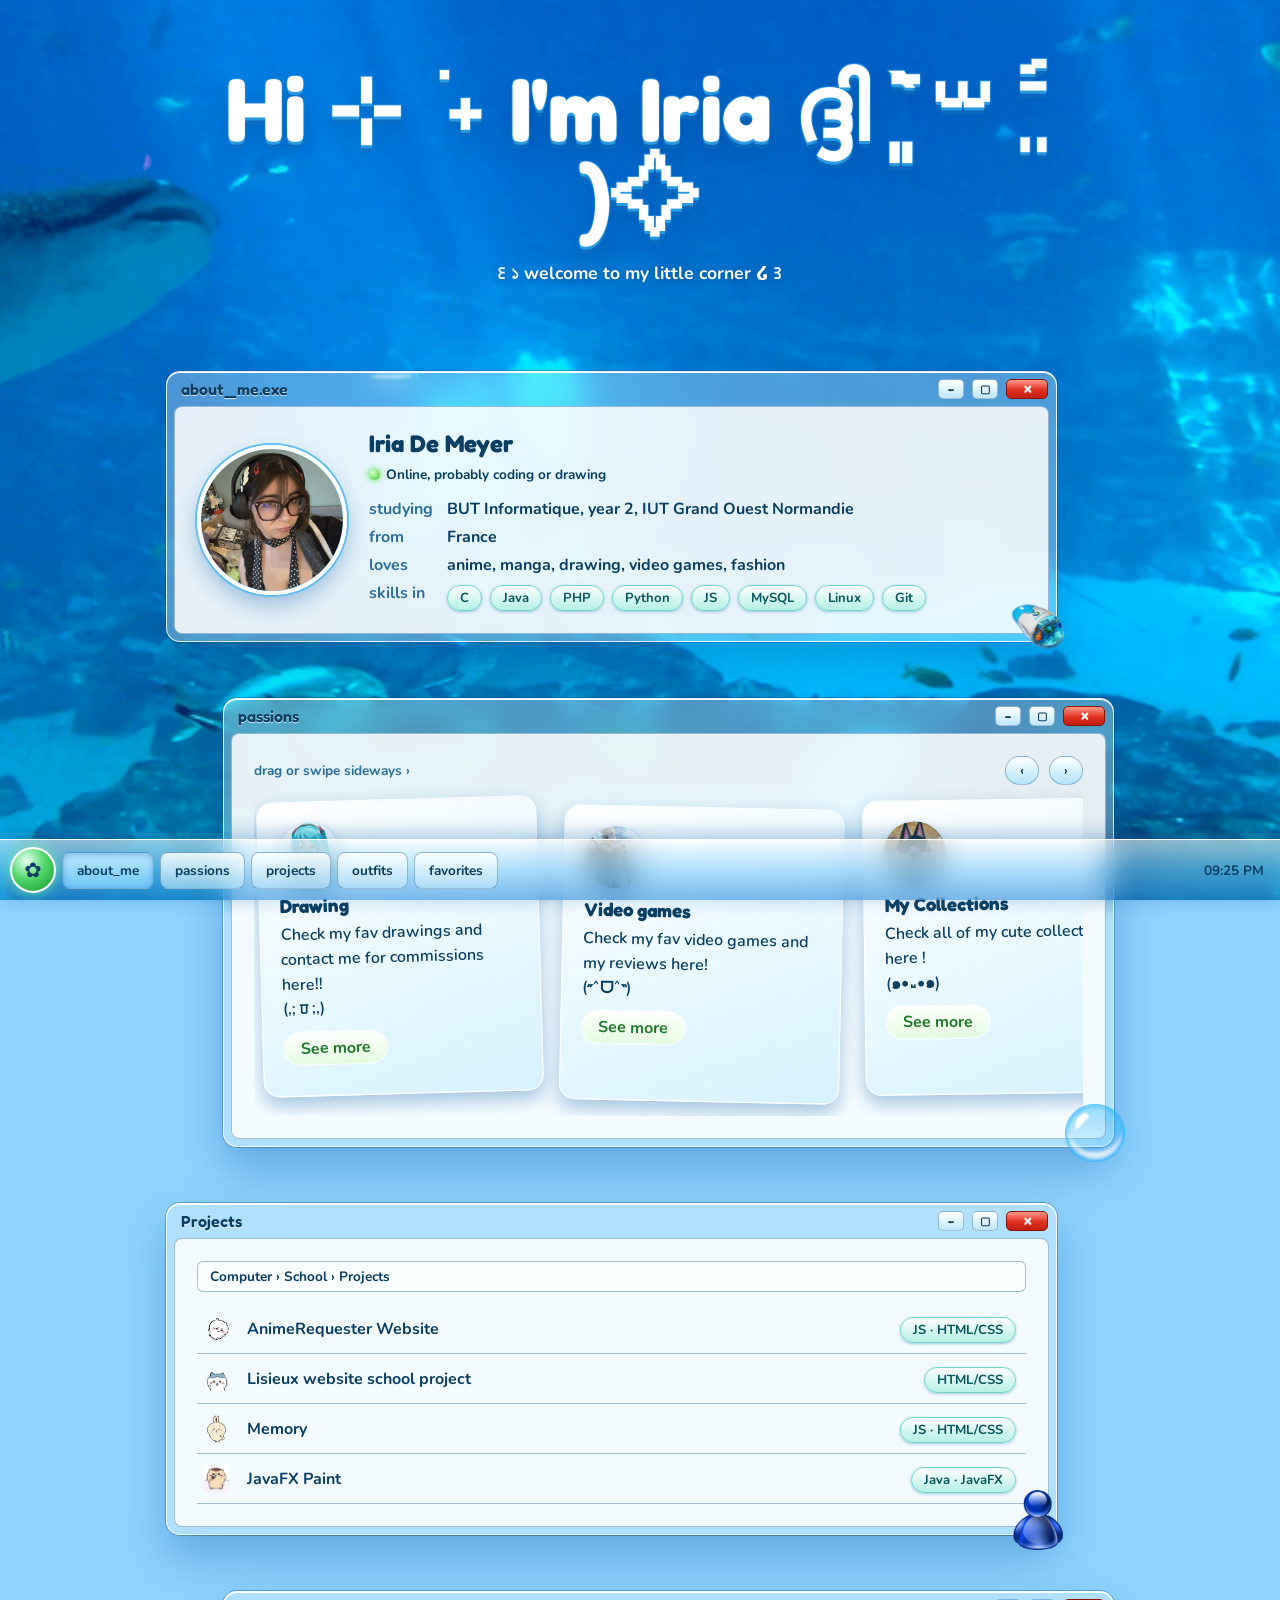
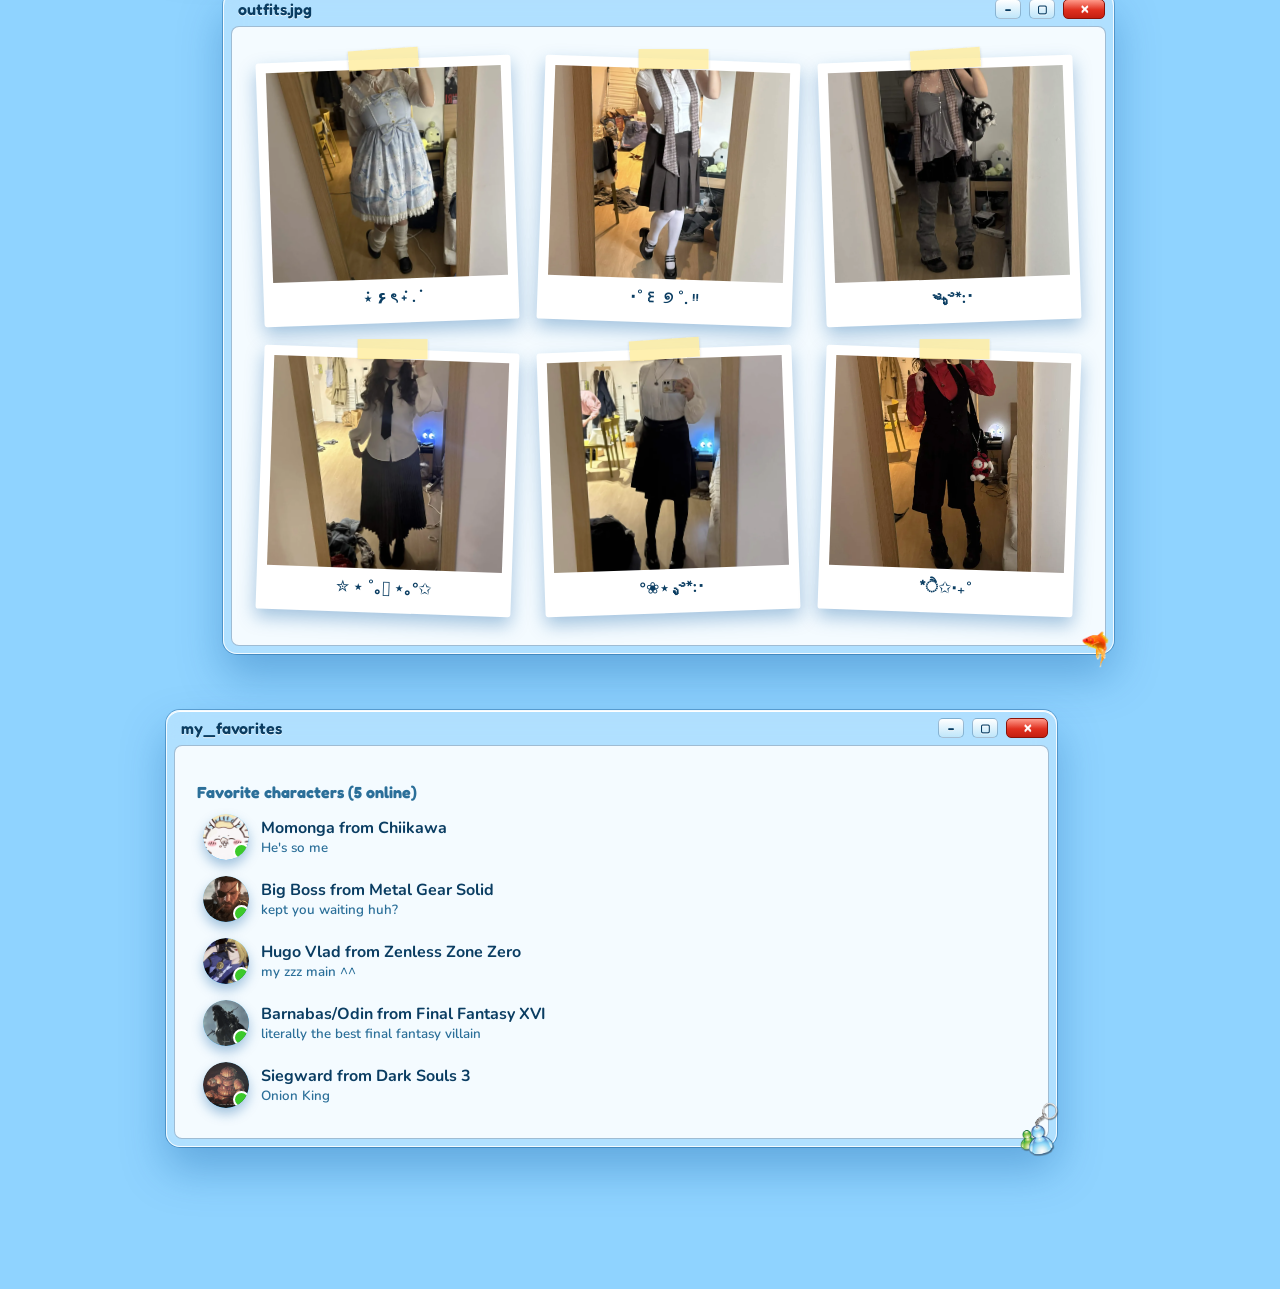
<file: index.html>
<!doctype html>
<html lang="en">
	<head>
		<meta charset="utf-8" />
		<meta name="viewport" content="width=device-width, initial-scale=1, viewport-fit=cover" />
		<title>Iria De Meyer ⊹ my corner of the internet</title>
		<link
			href="https://fonts.googleapis.com/css2?family=Fredoka:wght@500;600;700&family=Nunito:wght@500;700;800&display=swap"
			rel="stylesheet"
		/>
		<link rel="stylesheet" href="style.css" />
		<link rel="shortcut icon" href="pouassonbon.png" type="image/x-icon" />
	</head>
	<body>
		<main>
			<header class="hero" id="top">
				<h1>Hi ⊹ ࣪ ˖ I'm Iria ദ്ദി ˉ͈̀꒳ˉ͈́ )✧</h1>
				<p>꒰১ welcome to my little corner ໒꒱</p>
			</header>

			<section class="window left" id="about" aria-labelledby="t1">
				<div class="titlebar">
					<span id="t1">about_me.exe</span>
					<b>–</b>
					<b>▢</b>
					<b>✕</b>
				</div>
				<div class="window-body profile">
					<div class="avatar">
						<img src="testimage/moua.png" alt="Photomoi" />
					</div>
					<div>
						<h2>Iria De Meyer</h2>
						<div class="status">Online, probably coding or drawing</div>
						<dl>
							<dt>studying</dt>
							<dd>BUT Informatique, year 2, IUT Grand Ouest Normandie</dd>
							<dt>from</dt>
							<dd>France</dd>
							<dt>loves</dt>
							<dd>anime, manga, drawing, video games, fashion</dd>
							<dt>skills in</dt>
							<dd>
								<span class="chip">C</span>
								<span class="chip">Java</span>
								<span class="chip">PHP</span>
								<span class="chip">Python</span>
								<span class="chip">JS</span>
								<span class="chip">MySQL</span>
								<span class="chip">Linux</span>
								<span class="chip">Git</span>
							</dd>
						</dl>
					</div>
				</div>
				<img class="pin" src="testimage/sourisfru.png" alt="" />
			</section>

			<section class="window right" id="passions" aria-labelledby="t2">
				<div class="titlebar">
					<span id="t2">passions</span>
					<b>–</b>
					<b>▢</b>
					<b>✕</b>
				</div>
				<div class="window-body">
					<div class="carousel-hint">
						<span>drag or swipe sideways ›</span>
						<span>
							<button data-d="-1" aria-label="Previous">‹</button>
							<button data-d="1" aria-label="Next">›</button>
						</span>
					</div>
					<div class="carousel" id="carousel">
						<div>
							<div class="bubble"><img src="testimage/miku.gif" alt="Miku" /></div>
							<h3>Drawing</h3>
							<p>
								Check my fav drawings and contact me for commissions here!!
								<br />
								(,; ⩌ ;,)
							</p>
							<a class="btn" href="dessin.html">See more</a>
						</div>
						<div>
							<div class="bubble"><img src="testimage/raiden.gif" alt="Raiden" /></div>
							<h3>Video games</h3>
							<p>
								Check my fav video games and my reviews here!
								<br />
								(˶ˆᗜˆ˵)
							</p>
							<a class="btn" href="jeux.html">See more</a>
						</div>
						<div>
							<div class="bubble"><img src="testimage/ac.gif" alt="ac" /></div>
							<h3>My Collections</h3>
							<p>
								Check all of my cute collections here !
								<br />
								(๑•᎑•๑)
							</p>
							<a class="btn" href="collections.html">See more</a>
						</div>
						<div>
							<div class="bubble"><img src="testimage/momonga1.gif" alt="Momonga" /></div>
							<h3>Manga / Anime</h3>
							<p>
								Check my favorites animes and mangas here!
								<br />
								(˶˃ ᵕ ˂˶) .ᐟ.ᐟ
							</p>
							<a class="btn" href="manga.html">See more</a>
						</div>
					</div>
				</div>
				<img class="pin" src="testimage/bouble.png" alt="" />
			</section>

			<section class="window left" id="projects" aria-labelledby="t3">
				<div class="titlebar">
					<span id="t3">Projects</span>
					<b>–</b>
					<b>▢</b>
					<b>✕</b>
				</div>
				<div class="window-body">
					<div class="address-bar"><span>Computer › School › Projects</span></div>
					<details>
						<summary>
							<span class="icon"><img src="testimage/chiikawa.gif" alt="chiikawa" /></span>
							<b>AnimeRequester Website</b>
							<span class="chip">JS · HTML/CSS</span>
						</summary>
						<p>
							<a href="https://paulmunoz14.github.io/Anime-Requester/" target="_blank" rel="noreferrer">
								Link to visit the website!
							</a>
						</p>
					</details>
					<details>
						<summary>
							<span class="icon"><img src="testimage/hachiware.gif" alt="hachiware" /></span>
							<b>Lisieux website school project</b>
							<span class="chip">HTML/CSS</span>
						</summary>
						<p>
							<a href="https://m0mong4.github.io/SAE_Lisieux/" target="_blank" rel="noreferrer">
								Link to visit the website!
							</a>
						</p>
					</details>
					<details>
						<summary>
							<span class="icon"><img src="testimage/usagi.gif" alt="usagi" /></span>
							<b>Memory</b>
							<span class="chip">JS · HTML/CSS</span>
						</summary>
						<p>
							<a href="https://m0mong4.github.io/js-memory-game/" target="_blank" rel="noreferrer">
								Link to play the game !
							</a>
						</p>
					</details>
					<details>
						<summary>
							<span class="icon"><img src="testimage/kurimanju.gif" alt="kurimanju" /></span>
							<b>JavaFX Paint</b>
							<span class="chip">Java · JavaFX</span>
						</summary>
						<p>
							<a href="https://github.com/m0mong4/Gribouille" target="_blank" rel="noreferrer">
								Link to the GitHub repesitory!
							</a>
						</p>
					</details>
				</div>
				<img class="pin" src="testimage/frutigericon.png" alt="" />
			</section>

			<section class="window right" id="outfits" aria-labelledby="t4">
				<div class="titlebar">
					<span id="t4">outfits.jpg</span>
					<b>–</b>
					<b>▢</b>
					<b>✕</b>
				</div>
				<div class="window-body">
					<div class="polaroids">
						<div class="polaroid">
							<div class="photo">
								<img class="photo" src="testimage/outfit1.png" alt="Outfit 1" />
							</div>
							݁⋆ ۶ ৎ ݁˖ . ݁
						</div>
						<div class="polaroid">
							<div class="photo">
								<img class="photo" src="testimage/outfit2.png" alt="Outfit 2" />
							</div>
							‧˚꒰ ୭ ˚. ᵎᵎ
						</div>
						<div class="polaroid">
							<div class="photo">
								<img class="photo" src="testimage/outfit3.png" alt="Outfit 3" />
							</div>
							༄˖ೃ࿔*:･
						</div>
						<div class="polaroid">
							<div class="photo">
								<img class="photo" src="testimage/outfit4.png" alt="Outfit 4" />
							</div>
							✮ ⋆ ˚｡𖦹 ⋆｡°✩
						</div>
						<div class="polaroid">
							<div class="photo">
								<img class="photo" src="testimage/outfit5.png" alt="Outfit 5" />
							</div>
							°❀⋆.ೃ࿔*:･
						</div>
						<div class="polaroid">
							<div class="photo">
								<img class="photo" src="testimage/outfit6.png" alt="Outfit 6" />
							</div>
							*ੈ✩‧₊˚
						</div>
					</div>
				</div>
				<img class="pin" src="testimage/pouassonbon.png" alt="" />
			</section>

			<section class="window left" id="faves" aria-labelledby="t5">
				<div class="titlebar">
					<span id="t5">my_favorites</span>
					<b>–</b>
					<b>▢</b>
					<b>✕</b>
				</div>
				<div class="window-body">
					<div class="group-title">Favorite characters (5 online)</div>
					<div class="character">
						<div class="bubble"><img src="testimage/momonga2.gif" alt="Momonga" /></div>
						<div>
							Momonga from Chiikawa
							<small>He's so me</small>
						</div>
					</div>
					<div class="character">
						<div class="bubble"><img src="testimage/bigboss.gif" alt="Bigboss" /></div>
						<div>
							Big Boss from Metal Gear Solid
							<small>kept you waiting huh?</small>
						</div>
					</div>
					<div class="character">
						<div class="bubble"><img src="testimage/hugo.gif" alt="hugo" /></div>
						<div>
							Hugo Vlad from Zenless Zone Zero
							<small>my zzz main ^^</small>
						</div>
					</div>
					<div class="character">
						<div class="bubble"><img src="testimage/odin.gif" alt="odin" /></div>
						<div>
							Barnabas/Odin from Final Fantasy XVI
							<small>literally the best final fantasy villain</small>
						</div>
					</div>
					<div class="character">
						<div class="bubble"><img src="testimage/onion.gif" alt="onion" /></div>
						<div>
							Siegward from Dark Souls 3
							<small>Onion King</small>
						</div>
					</div>
				</div>
				<img class="pin" src="testimage/clef.png" alt="" />
			</section>
		</main>

		<div class="taskbar">
			<a class="start-button" href="#top" aria-label="Back to top">✿</a>
			<nav aria-label="Sections">
				<a class="taskbar-link" href="#about">about_me</a>
				<a class="taskbar-link" href="#passions">passions</a>
				<a class="taskbar-link" href="#projects">projects</a>
				<a class="taskbar-link" href="#outfits">outfits</a>
				<a class="taskbar-link" href="#faves">favorites</a>
			</nav>
			<span id="clock"></span>
		</div>

		<script src="script.js"></script>
	</body>
</html>
</file>
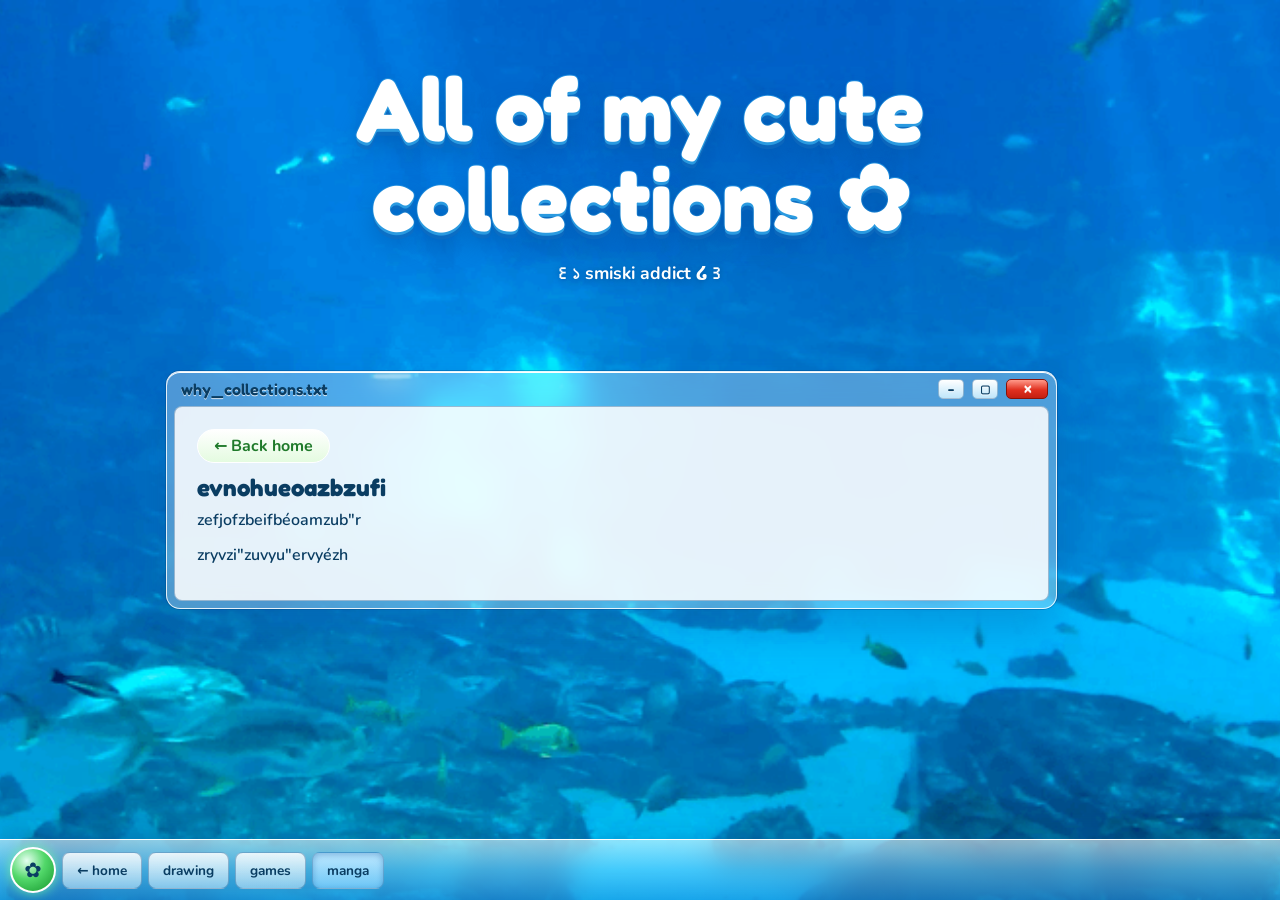
<file: collections.html>
<!doctype html>
<html lang="en">
	<head>
		<meta charset="utf-8" />
		<meta name="viewport" content="width=device-width, initial-scale=1, viewport-fit=cover" />
		<title>Collections ⊹ Iria De Meyer</title>
		<link
			href="https://fonts.googleapis.com/css2?family=Fredoka:wght@500;600;700&family=Nunito:wght@500;700;800&display=swap"
			rel="stylesheet"
		/>
		<link rel="stylesheet" href="style.css" />
	</head>
	<body>
		<main>
			<header class="hero" id="top">
				<h1>All of my cute collections ✿</h1>
				<p>꒰১ smiski addict ໒꒱</p>
			</header>

			<section class="window left show" aria-labelledby="t1">
				<div class="titlebar">
					<span id="t1">why_collections.txt</span>
					<b>–</b>
					<b>▢</b>
					<b>✕</b>
				</div>
				<div class="window-body">
					<a class="btn" href="index.html">← Back home</a>
					<h2>evnohueoazbzufi</h2>
					<p>zefjofzbeifbéoamzub"r</p>
					<p>zryvzi"zuvyu"ervyézh</p>
				</div>
			</section>
		</main>

		<div class="taskbar">
			<a class="start-button" href="index.html" aria-label="Back home">✿</a>
			<nav aria-label="Pages">
				<a class="taskbar-link" href="index.html">← home</a>
				<a class="taskbar-link" href="dessin.html">drawing</a>
				<a class="taskbar-link" href="jeux.html">games</a>
				<a class="taskbar-link active" href="manga.html">manga</a>
			</nav>
		</div>
	</body>
</html>
</file>
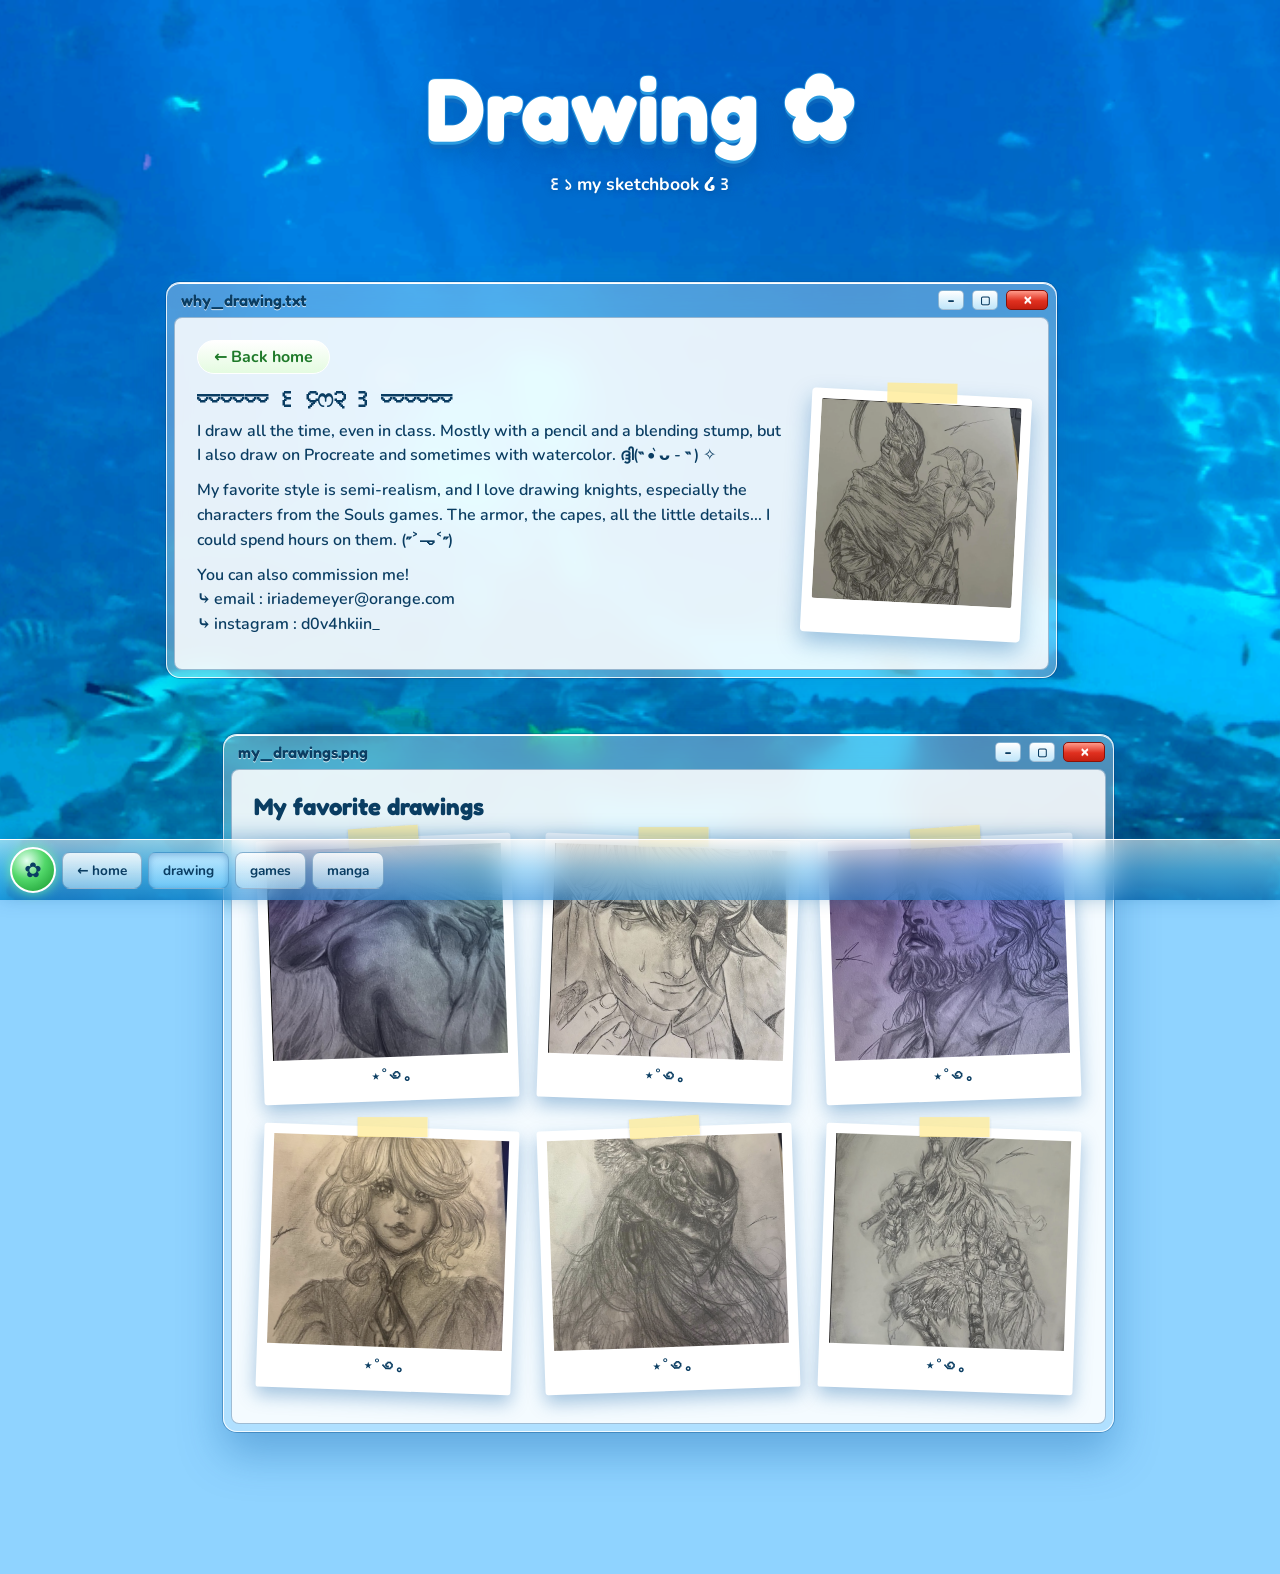
<file: dessin.html>
<!doctype html>
<html lang="en">
	<head>
		<meta charset="utf-8" />
		<meta name="viewport" content="width=device-width, initial-scale=1, viewport-fit=cover" />
		<title>Drawing ⊹ Iria De Meyer</title>
		<link
			href="https://fonts.googleapis.com/css2?family=Fredoka:wght@500;600;700&family=Nunito:wght@500;700;800&display=swap"
			rel="stylesheet"
		/>
		<link rel="stylesheet" href="style.css" />
	</head>
	<body>
		<main>
			<header class="hero" id="top">
				<h1>Drawing ✿</h1>
				<p>꒰১ my sketchbook ໒꒱</p>
			</header>

			<section class="window left show" aria-labelledby="t1">
				<div class="titlebar">
					<span id="t1">why_drawing.txt</span>
					<b>–</b>
					<b>▢</b>
					<b>✕</b>
				</div>
				<div class="window-body">
					<a class="btn" href="index.html">← Back home</a>
					<div class="why">
						<div>
							<h2>⏔⏔⏔ ꒰ ᧔ෆ᧓ ꒱ ⏔⏔⏔</h2>
							<p>
								I draw all the time, even in class. Mostly with a pencil and a blending stump, but I
								also draw on Procreate and sometimes with watercolor. ദ്ദി(˵ •̀ ᴗ - ˵ ) ✧
							</p>
							<p>
								My favorite style is semi-realism, and I love drawing knights, especially the
								characters from the Souls games. The armor, the capes, all the little details... I
								could spend hours on them. (˶˃𐃷˂˶)
							</p>
							<p>
								You can also commission me!
								<br />
								⤷ email : iriademeyer@orange.com
								<br />
								⤷ instagram : d0v4hkiin_
							</p>
						</div>
						<div class="frame">
							<img src="testimage/d7.png" alt="One of my drawings" />
						</div>
					</div>
				</div>
			</section>

			<section class="window right show" aria-labelledby="t2">
				<div class="titlebar">
					<span id="t2">my_drawings.png</span>
					<b>–</b>
					<b>▢</b>
					<b>✕</b>
				</div>
				<div class="window-body">
					<h2>My favorite drawings</h2>
					<div class="polaroids">
						<div class="polaroid">
							<div class="photo">
								<img class="photo" src="testimage/d2.png" alt="2" />
							</div>
							⋆˚꩜｡
						</div>
						<div class="polaroid">
							<div class="photo">
								<img class="photo" src="testimage/d1.png" alt="1" />
							</div>
							⋆˚꩜｡
						</div>
						<div class="polaroid">
							<div class="photo">
								<img class="photo" src="testimage/d3.png" alt="3" />
							</div>
							⋆˚꩜｡
						</div>
						<div class="polaroid">
							<div class="photo">
								<img class="photo" src="testimage/d4.png" alt="4" />
							</div>
							⋆˚꩜｡
						</div>
						<div class="polaroid">
							<div class="photo">
								<img class="photo" src="testimage/d5.png" alt="5" />
							</div>
							⋆˚꩜｡
						</div>
						<div class="polaroid">
							<div class="photo">
								<img class="photo" src="testimage/d6.png" alt="6" />
							</div>
							⋆˚꩜｡
						</div>
					</div>
				</div>
			</section>
		</main>

		<div class="taskbar">
			<a class="start-button" href="index.html" aria-label="Back home">✿</a>
			<nav aria-label="Pages">
				<a class="taskbar-link" href="index.html">← home</a>
				<a class="taskbar-link active" href="dessin.html">drawing</a>
				<a class="taskbar-link" href="jeux.html">games</a>
				<a class="taskbar-link" href="manga.html">manga</a>
			</nav>
		</div>
	</body>
</html>
</file>
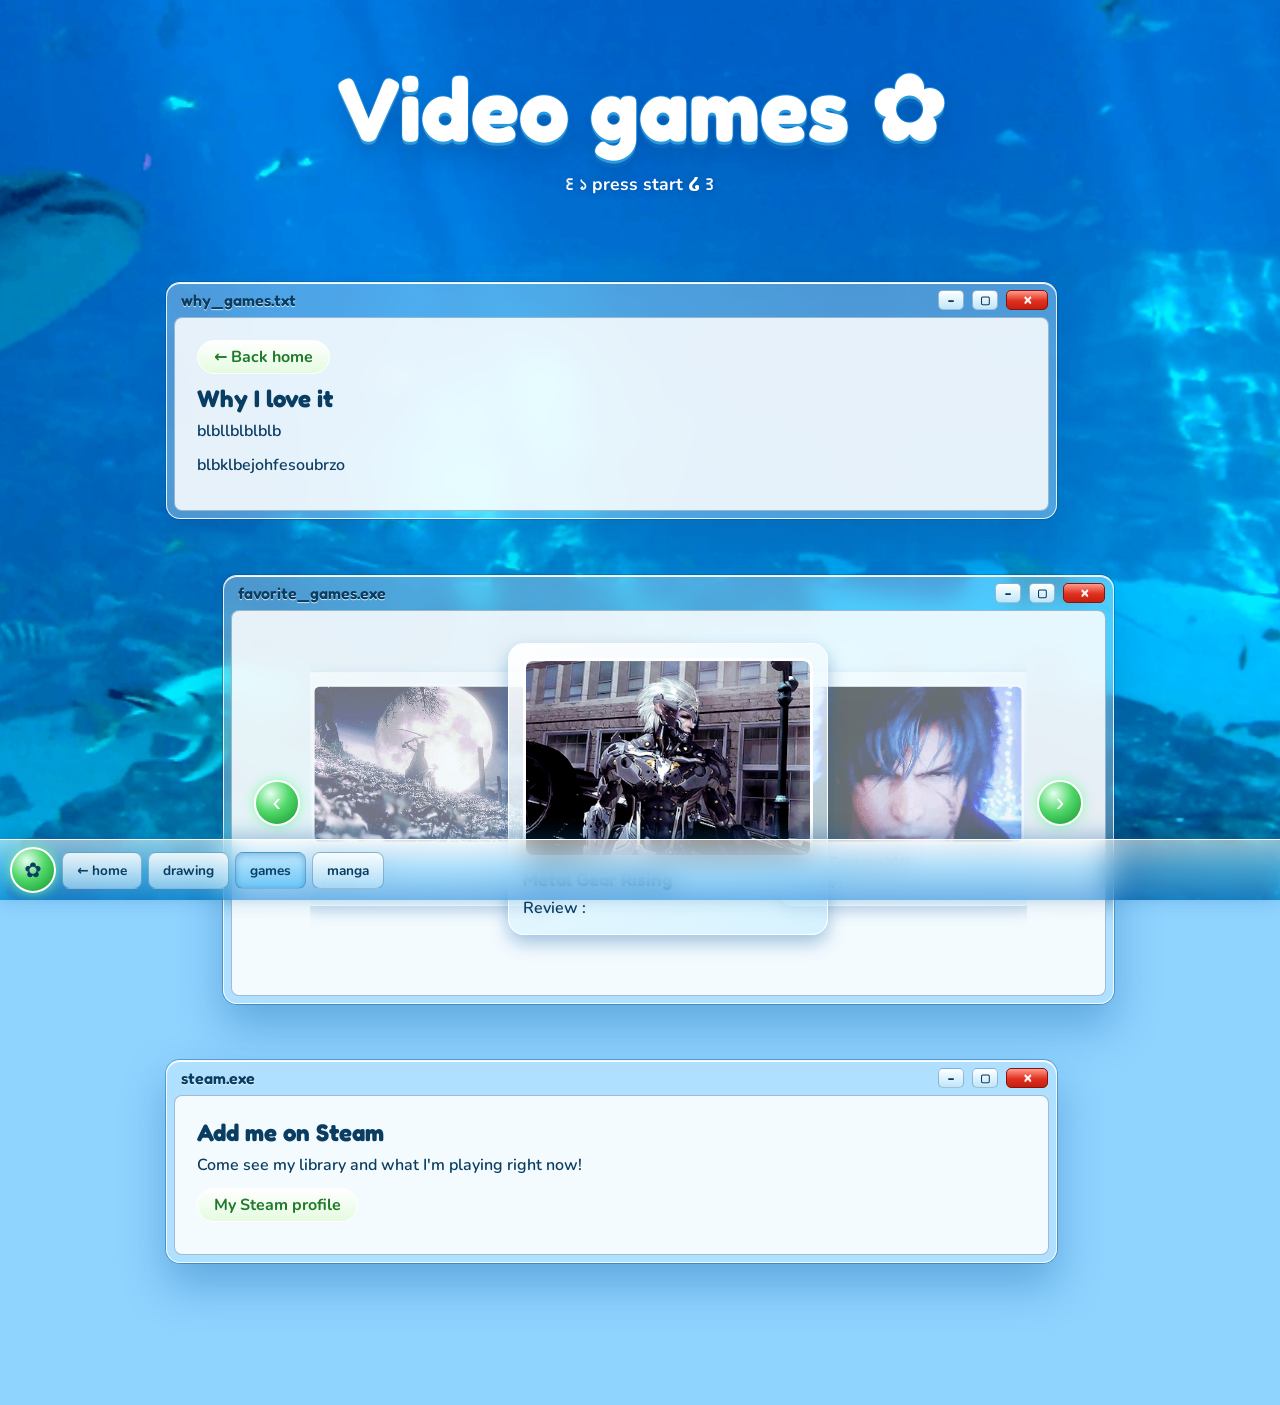
<file: jeux.html>
<!doctype html>
<html lang="en">
	<head>
		<meta charset="utf-8" />
		<meta name="viewport" content="width=device-width, initial-scale=1, viewport-fit=cover" />
		<title>Video games ⊹ Iria De Meyer</title>
		<link
			href="https://fonts.googleapis.com/css2?family=Fredoka:wght@500;600;700&family=Nunito:wght@500;700;800&display=swap"
			rel="stylesheet"
		/>
		<link rel="stylesheet" href="style.css" />
	</head>
	<body>
		<main>
			<header class="hero" id="top">
				<h1>Video games ✿</h1>
				<p>꒰১ press start ໒꒱</p>
			</header>

			<section class="window left show" aria-labelledby="t1">
				<div class="titlebar">
					<span id="t1">why_games.txt</span>
					<b>–</b>
					<b>▢</b>
					<b>✕</b>
				</div>
				<div class="window-body">
					<a class="btn" href="index.html">← Back home</a>
					<h2>Why I love it</h2>
					<p>blbllblblblb</p>
					<p>blbklbejohfesoubrzo</p>
				</div>
			</section>

			<section class="window right small show" aria-labelledby="t2">
				<div class="titlebar">
					<span id="t2">favorite_games.exe</span>
					<b>–</b>
					<b>▢</b>
					<b>✕</b>
				</div>
				<div class="window-body">
					<div class="games">
						<button class="games-arrow" id="games-prev" aria-label="Previous game">‹</button>

						<div class="games-track">
							<article class="game-card">
								<img src="testimage/raidenmgr.gif" alt="Raiden in Metal Gear Rising" />
								<h3>Metal Gear Rising</h3>
								<p>Review :</p>
							</article>

							<article class="game-card">
								<img src="testimage/ffxvi.gif" alt="Final Fantasy XVI" />
								<h3>Final Fantasy XVI</h3>
								<p>Review :</p>
							</article>

							<article class="game-card">
								<img src="testimage/bb.gif" alt="Bloodborne" />
								<h3>Bloodborne</h3>
								<p>Review :</p>
							</article>
						</div>

						<button class="games-arrow" id="games-next" aria-label="Next game">›</button>
					</div>
				</div>
			</section>

			<section class="window left show" aria-labelledby="t3">
				<div class="titlebar">
					<span id="t3">steam.exe</span>
					<b>–</b>
					<b>▢</b>
					<b>✕</b>
				</div>
				<div class="window-body">
					<h2>Add me on Steam</h2>
					<p>Come see my library and what I'm playing right now!</p>
					<a
						class="btn"
						href="https://steamcommunity.com/profiles/76561199381716985/"
						target="_blank"
						rel="noreferrer"
					>
						My Steam profile
					</a>
				</div>
			</section>
		</main>

		<div class="taskbar">
			<a class="start-button" href="index.html" aria-label="Back home">✿</a>
			<nav aria-label="Pages">
				<a class="taskbar-link" href="index.html">← home</a>
				<a class="taskbar-link" href="dessin.html">drawing</a>
				<a class="taskbar-link active" href="jeux.html">games</a>
				<a class="taskbar-link" href="manga.html">manga</a>
			</nav>
		</div>

		<script src="games.js"></script>
	</body>
</html>
</file>
<file: style.css>
:root {
	padding-top: env(safe-area-inset-top, 0px);
	--text: #0a3d62;
	--text-light: #2b6f99;
	--panel: rgba(255, 255, 255, 0.86);
	--border: rgba(0, 70, 130, 0.35);
	--shadow: rgba(10, 90, 160, 0.35);
	--bg: #8fd3ff;
}

@media (prefers-color-scheme: dark) {
	:root {
		--text: #e8f6ff;
		--text-light: #a6d8f2;
		--panel: rgba(8, 44, 84, 0.88);
		--border: rgba(160, 220, 255, 0.4);
		--bg: #0d4a8c;
	}
}

* {
	box-sizing: border-box;
}

html {
	scroll-behavior: smooth;
}

body {
	margin: 0;
	font-family: "Nunito", "Segoe UI", system-ui, sans-serif;
	font-weight: 700;
	color: var(--text);
	background: var(--bg) url("testimage/buble.gif") center / cover fixed no-repeat;
	overflow-x: hidden;
	padding-bottom: 86px;
}

main {
	position: relative;
	z-index: 1;
	max-width: 980px;
	margin: 0 auto;
	padding: 0 16px;
}

.hero {
	padding: 64px 0 30px;
	text-align: center;
}

.hero h1 {
	font-family: Fredoka, sans-serif;
	font-weight: 700;
	font-size: clamp(2.6rem, 10vw, 5.6rem);
	line-height: 1;
	margin: 0;
	color: #fff;
	text-shadow:
		0 3px 0 #2a9ae0,
		0 7px 0 rgba(20, 110, 190, 0.55),
		0 14px 24px rgba(0, 80, 160, 0.5);
	-webkit-text-stroke: 2px #1e8ee0;
	paint-order: stroke fill;
}

.hero p {
	margin: 18px auto 0;
	font-size: 1.1rem;
	color: #fff;
	text-shadow: 0 1px 6px rgba(0, 70, 140, 0.7);
	max-width: 30ch;
}

.window {
	position: relative;
	margin: 56px 0;
	border-radius: 14px;
	background: rgba(255, 255, 255, 0.3);
	backdrop-filter: blur(12px);
	border: 1px solid rgba(255, 255, 255, 0.85);
	box-shadow:
		0 0 0 1px var(--border),
		0 22px 44px var(--shadow),
		inset 0 1px 0 #fff;
	opacity: 0;
	transform: translateY(40px) scale(0.93);
	transition:
		opacity 0.5s,
		transform 0.7s cubic-bezier(0.2, 1.3, 0.4, 1);
}

.window.show {
	opacity: 1;
	transform: none;
}

.window.left {
	margin-right: 6%;
}

.window.right {
	margin-left: 6%;
}

.titlebar {
	display: flex;
	align-items: center;
	gap: 8px;
	padding: 7px 8px 7px 14px;
	font-family: Fredoka, sans-serif;
	font-weight: 600;
	color: var(--text);
	text-shadow: 0 1px 0 rgba(255, 255, 255, 0.8);
}

.titlebar span {
	flex: 1;
}

.titlebar b {
	width: 26px;
	height: 20px;
	border-radius: 5px;
	border: 1px solid var(--border);
	background: linear-gradient(#fff, #bfe6fa);
	display: grid;
	place-items: center;
	font-size: 0.7rem;
	color: var(--text);
}

.titlebar b:last-child {
	width: 42px;
	color: #fff;
	background: linear-gradient(#ff9a8a, #e0301f 55%, #c41f10);
	border-color: #8a1208;
}

.window-body {
	margin: 0 7px 7px;
	border-radius: 8px;
	background: var(--panel);
	border: 1px solid var(--border);
	padding: 22px;
	color: var(--text);
}

.window-body h2,
.window-body h3 {
	font-family: Fredoka, sans-serif;
	margin: 0 0 6px;
}

.window-body p {
	margin: 0 0 10px;
	line-height: 1.55;
	font-weight: 600;
}

/* about me */
.profile {
	display: grid;
	grid-template-columns: 150px 1fr;
	gap: 22px;
	align-items: center;
}

.avatar {
	width: 150px;
	height: 150px;
	border-radius: 50%;
	display: grid;
	place-items: center;
	text-align: center;
	font-size: 0.8rem;
	padding: 0;
	overflow: hidden;
	background: radial-gradient(circle at 30% 25%, #fff, #bdeeff 40%, #40b8f5);
	border: 4px solid #fff;
	box-shadow:
		0 0 0 2px #5bbdf2,
		0 10px 22px var(--shadow),
		inset 0 -12px 22px rgba(0, 110, 220, 0.3);
	color: #0a5a8a;
}

.avatar img {
	width: 100%;
	height: 100%;
	object-fit: cover;
	border-radius: 50%;
}

.status {
	display: inline-flex;
	align-items: center;
	gap: 6px;
	font-size: 0.85rem;
}

.status::before {
	content: "";
	width: 11px;
	height: 11px;
	border-radius: 50%;
	background: radial-gradient(circle at 35% 30%, #d6ffc4, #3cc92a);
	box-shadow: 0 0 6px #4be03a;
}

dl {
	margin: 12px 0 0;
	display: grid;
	grid-template-columns: auto 1fr;
	gap: 6px 14px;
}

dt {
	color: var(--text-light);
}

dd {
	margin: 0;
}

.chip {
	display: inline-block;
	margin: 3px 4px 0 0;
	padding: 3px 12px;
	border-radius: 99px;
	font-size: 0.82rem;
	background: linear-gradient(#fff, #b5f0e6);
	border: 1px solid #6fd6c6;
	color: #07575a;
	box-shadow: 0 1px 3px var(--shadow);
}

.carousel {
	display: flex;
	gap: 22px;
	overflow-x: auto;
	scroll-snap-type: x mandatory;
	padding: 14px 6px 22px;
	cursor: grab;
	scrollbar-width: thin;
}

.carousel > div {
	flex: 0 0 min(280px, 78%);
	scroll-snap-align: center;
	padding: 20px;
	border-radius: 16px;
	background: linear-gradient(160deg, rgba(255, 255, 255, 0.95), rgba(190, 235, 255, 0.55));
	border: 1px solid #fff;
	box-shadow: 0 8px 18px var(--shadow);
	color: #0a3d62;
	transition: transform 0.3s;
}

.carousel > div:nth-child(1) {
	transform: rotate(-1.6deg);
}

.carousel > div:nth-child(2) {
	transform: rotate(1.2deg) translateY(8px);
}

.carousel > div:nth-child(3) {
	transform: rotate(-0.8deg);
}

.carousel > div:hover {
	transform: rotate(0) translateY(-6px);
}

.bubble {
	width: 62px;
	height: 62px;
	border-radius: 50%;
	display: grid;
	place-items: center;
	font-size: 1.8rem;
	margin-bottom: 10px;
	overflow: hidden;
	background: radial-gradient(circle at 30% 25%, #fff, #9fe6ff 45%, #2aa8f0);
	box-shadow:
		inset 0 -8px 14px rgba(0, 100, 200, 0.35),
		0 6px 12px var(--shadow);
}

.bubble img {
	width: 100%;
	height: 100%;
	object-fit: cover;
	border-radius: 50%;
}

.carousel-hint {
	display: flex;
	justify-content: space-between;
	align-items: center;
	font-size: 0.85rem;
	color: var(--text-light);
}

.carousel-hint button,
.start-button {
	cursor: pointer;
	font: inherit;
	color: var(--text);
	border: 1px solid var(--border);
	border-radius: 99px;
	background: linear-gradient(#fff, #b4e4fa);
	padding: 4px 14px;
	margin-left: 6px;
}

.address-bar {
	display: flex;
	gap: 6px;
	margin-bottom: 12px;
	font-size: 0.85rem;
}

.address-bar span {
	flex: 1;
	padding: 5px 12px;
	border-radius: 6px;
	border: 1px solid var(--border);
	background: rgba(255, 255, 255, 0.6);
	color: var(--text);
}

details {
	border-bottom: 1px solid var(--border);
	transition: background 0.2s;
}

details:hover,
details[open] {
	background: rgba(90, 190, 255, 0.16);
}

summary {
	list-style: none;
	display: grid;
	grid-template-columns: 34px 1fr auto;
	gap: 10px;
	align-items: center;
	padding: 10px 6px;
	cursor: pointer;
}

summary::-webkit-details-marker {
	display: none;
}

summary:focus-visible,
.carousel-hint button:focus-visible,
.start-button:focus-visible,
.taskbar a:focus-visible {
	outline: 3px solid #ffb400;
	outline-offset: 2px;
}

details p {
	padding: 0 6px 12px 50px;
	margin: 0;
}

.icon {
	font-size: 1.5rem;
}

.icon img {
	width: 28px;
	height: 28px;
	object-fit: contain;
	display: block;
}

details p a {
	display: inline-block;
	margin-top: 6px;
	padding: 5px 16px;
	border-radius: 99px;
	border: 1px solid #fff;
	background: linear-gradient(#ffffff, #e4fbe0);
	color: #1f7a2a;
	text-decoration: none;
	box-shadow:
		0 2px 6px var(--shadow),
		inset 0 2px 0 #fff;
	transition:
		background 0.25s,
		color 0.25s,
		box-shadow 0.25s,
		transform 0.25s;
}

details p a:hover {
	background: linear-gradient(#9cf58f, #34c030 55%, #1f9f22);
	color: #fff;
	text-shadow: 0 1px 2px rgba(0, 80, 0, 0.5);
	box-shadow:
		0 0 14px rgba(110, 255, 120, 0.8),
		0 4px 10px rgba(20, 130, 30, 0.4),
		inset 0 2px 0 rgba(255, 255, 255, 0.7);
	transform: translateY(-2px) scale(1.04);
}

details p a:focus-visible {
	outline: 3px solid #ffb400;
	outline-offset: 2px;
}

.polaroids {
	display: grid;
	grid-template-columns: repeat(auto-fit, minmax(190px, 1fr));
	gap: 26px;
	padding: 10px 6px;
}

.polaroid {
	position: relative;
	background: #fff;
	padding: 10px 10px 14px;
	border-radius: 3px;
	box-shadow: 0 8px 18px var(--shadow);
	transition: transform 0.3s;
	color: #0a3d62;
	text-align: center;
}

.polaroid:nth-child(odd) {
	transform: rotate(-2deg);
}

.polaroid:nth-child(even) {
	transform: rotate(2deg);
}

.polaroid:hover {
	transform: rotate(0) scale(1.05);
	z-index: 2;
}

.polaroid::before {
	content: "";
	position: absolute;
	top: -10px;
	left: 50%;
	width: 70px;
	height: 20px;
	margin-left: -35px;
	background: rgba(255, 235, 150, 0.75);
	transform: rotate(-2deg);
	box-shadow: 0 1px 3px rgba(0, 0, 0, 0.15);
}

.photo {
	height: 210px;
	display: grid;
	place-items: center;
	font-size: 0.85rem;
	margin-bottom: 8px;
	color: rgba(255, 255, 255, 0.95);
	text-shadow: 0 1px 4px rgba(0, 60, 120, 0.6);
}

img.photo {
	display: block;
	width: 100%;
	object-fit: cover;
}

.character {
	display: flex;
	align-items: center;
	gap: 12px;
	padding: 8px 6px;
	border-radius: 8px;
}

.character:hover {
	background: rgba(90, 190, 255, 0.18);
}

.character .bubble {
	width: 46px;
	height: 46px;
	font-size: 1.3rem;
	margin: 0;
	position: relative;
}

.character .bubble::after {
	content: "";
	position: absolute;
	right: -1px;
	bottom: 0;
	width: 13px;
	height: 13px;
	border-radius: 50%;
	border: 2px solid #fff;
	background: #3cc92a;
}

.character small {
	display: block;
	color: var(--text-light);
	font-weight: 600;
}

.group-title {
	font-family: Fredoka, sans-serif;
	color: var(--text-light);
	margin: 14px 0 4px;
}

.taskbar {
	position: fixed;
	left: 0;
	right: 0;
	bottom: 0;
	z-index: 20;
	display: flex;
	align-items: center;
	gap: 6px;
	padding: 7px 10px calc(7px + env(safe-area-inset-bottom, 0px));
	background: linear-gradient(
		rgba(255, 255, 255, 0.55),
		rgba(120, 200, 250, 0.55) 50%,
		rgba(40, 140, 220, 0.6)
	);
	backdrop-filter: blur(14px);
	border-top: 1px solid #fff;
	box-shadow: 0 -4px 20px var(--shadow);
}

.start-button {
	width: 46px;
	height: 46px;
	padding: 0;
	border-radius: 50%;
	font-size: 1.3rem;
	margin: 0;
	background: radial-gradient(circle at 35% 28%, #e4fff0, #52d86a 45%, #14962c);
	border: 2px solid #fff;
	box-shadow: 0 0 12px rgba(120, 255, 160, 0.8);
	text-decoration: none;
	display: grid;
	place-items: center;
}

.taskbar nav {
	display: flex;
	gap: 6px;
	overflow-x: auto;
	flex: 1;
	scrollbar-width: none;
}

.taskbar a.taskbar-link {
	flex: none;
	color: var(--text);
	text-decoration: none;
	font-size: 0.85rem;
	padding: 8px 14px;
	border-radius: 8px;
	border: 1px solid var(--border);
	background: linear-gradient(rgba(255, 255, 255, 0.85), rgba(190, 230, 250, 0.6));
	transition: 0.2s;
}

.taskbar a.taskbar-link.active {
	background: linear-gradient(#bfe9ff, #6cc6f6);
	box-shadow: inset 0 2px 6px rgba(0, 80, 160, 0.35);
}

#clock {
	flex: none;
	font-size: 0.85rem;
	color: var(--text);
	padding: 0 6px;
}

.btn {
	display: inline-block;
	margin-bottom: 10px;
	padding: 5px 16px;
	border-radius: 99px;
	border: 1px solid #fff;
	background: linear-gradient(#ffffff, #e4fbe0);
	color: #1f7a2a;
	text-decoration: none;
}

.btn:hover {
	background: linear-gradient(#9cf58f, #34c030 55%, #1f9f22);
	color: #fff;
}


.pin {
	position: absolute;
	right: -12px;
	bottom: -16px;
	width: 60px;
	z-index: 2;
	pointer-events: none;
}


.why {
	display: flex;
	align-items: center;
	gap: 24px;
}

.frame {
	position: relative;
	flex: none;
	padding: 10px 10px 34px;
	background: #fff;
	border-radius: 4px;
	box-shadow: 0 10px 22px var(--shadow);
	transform: rotate(3deg);
	transition: transform 0.3s;
}

.frame:hover {
	transform: rotate(0) scale(1.03);
}

.frame::before {
	content: "";
	position: absolute;
	top: -10px;
	left: 50%;
	width: 70px;
	height: 20px;
	margin-left: -35px;
	background: rgba(255, 235, 150, 0.8);
	transform: rotate(-2deg);
}

.frame img {
	display: block;
	width: 200px;
	border-radius: 2px;
}

@media (max-width: 640px) {
	.profile {
		grid-template-columns: 1fr;
		justify-items: center;
		text-align: center;
	}

	dl {
		text-align: left;
	}

	.window.left,
	.window.right {
		margin-left: 0;
		margin-right: 0;
	}

	#clock {
		display: none;
	}

	details p {
		padding-left: 6px;
	}

	.why {
		flex-direction: column;
	}
}

@media (prefers-reduced-motion: reduce) {
	* {
		animation: none !important;
		transition: none !important;
	}

	.window {
		opacity: 1;
		transform: none;
	}

	html {
		scroll-behavior: auto;
	}
}

/* page jeux : carrousel avec un jeu au centre */
.games {
	display: flex;
	align-items: center;
	gap: 10px;
}

.games-arrow {
	flex: none;
	width: 46px;
	height: 46px;
	border-radius: 50%;
	border: 2px solid #fff;
	background: radial-gradient(circle at 35% 28%, #e4fff0, #52d86a 45%, #14962c);
	box-shadow: 0 0 12px rgba(120, 255, 160, 0.8);
	color: #fff;
	font-size: 1.6rem;
	line-height: 1;
	cursor: pointer;
	z-index: 5;
	transition: transform 0.2s;
}

.games-arrow:hover {
	transform: scale(1.12);
}

.games-arrow:focus-visible {
	outline: 3px solid #ffb400;
	outline-offset: 2px;
}

.games-track {
	position: relative;
	flex: 1;
	height: 340px;
	overflow: hidden;
}

.game-card {
	position: absolute;
	top: 10px;
	left: 50%;
	width: min(320px, 70%);
	padding: 14px;
	border-radius: 16px;
	background: linear-gradient(160deg, rgba(255, 255, 255, 0.95), rgba(190, 235, 255, 0.55));
	border: 1px solid #fff;
	box-shadow: 0 8px 18px var(--shadow);
	color: #0a3d62;
	opacity: 0;
	pointer-events: none;
	transform: translateX(-50%) scale(0.7);
	transition:
		transform 0.5s,
		opacity 0.5s;
}

.game-card.active {
	opacity: 1;
	pointer-events: auto;
	transform: translateX(-50%) scale(1);
	z-index: 3;
}

.game-card.prev,
.game-card.next {
	opacity: 0.55;
	pointer-events: auto;
	cursor: pointer;
	z-index: 1;
}

.game-card.prev {
	transform: translateX(-125%) scale(0.8);
}

.game-card.next {
	transform: translateX(25%) scale(0.8);
}

.game-card img {
	display: block;
	width: 100%;
	height: 200px;
	object-fit: cover;
	border-radius: 10px;
	border: 3px solid #fff;
	margin-bottom: 10px;
}

.game-card h3 {
	font-family: Fredoka, sans-serif;
	margin: 0 0 6px;
}

.game-card p {
	margin: 0;
	line-height: 1.5;
	font-weight: 600;
}

@media (max-width: 640px) {
	.game-card.prev {
		transform: translateX(-100%) scale(0.7);
	}

	.game-card.next {
		transform: translateX(0%) scale(0.7);
	}

	.games-track {
		height: 360px;
	}
}

/* page manga : recherche d'anime */
.anime-tools {
	display: flex;
	flex-direction: column;
	gap: 12px;
	margin-bottom: 18px;
}

.anime-search {
	width: 100%;
	padding: 10px 16px;
	border-radius: 99px;
	border: 1px solid var(--border);
	background: #fff;
	color: #0a3d62;
	font: inherit;
	box-shadow: inset 0 2px 5px rgba(0, 80, 160, 0.18);
}

.anime-search::placeholder {
	color: #5d8aab;
}

.anime-genres {
	display: flex;
	flex-wrap: wrap;
	gap: 8px;
}

.anime-genre {
	padding: 5px 16px;
	border-radius: 99px;
	border: 1px solid #fff;
	background: linear-gradient(#ffffff, #cdeeff);
	color: #0a3d62;
	font: inherit;
	font-size: 0.9rem;
	cursor: pointer;
	box-shadow:
		0 2px 6px var(--shadow),
		inset 0 2px 0 #fff;
	transition: transform 0.2s;
}

.anime-genre:hover {
	transform: translateY(-2px);
}

.anime-genre[aria-pressed="true"] {
	background: linear-gradient(#9cf58f, #34c030 55%, #1f9f22);
	color: #fff;
	text-shadow: 0 1px 2px rgba(0, 80, 0, 0.5);
}

.anime-search:focus-visible,
.anime-genre:focus-visible,
.anime-card:focus-visible {
	outline: 3px solid #ffb400;
	outline-offset: 2px;
}

.anime-count {
	margin: 0 0 14px;
	font-size: 0.85rem;
	color: var(--text-light);
}

.anime-grid {
	display: grid;
	grid-template-columns: repeat(auto-fill, minmax(150px, 1fr));
	gap: 18px;
}

.anime-card {
	display: flex;
	flex-direction: column;
	gap: 10px;
	min-width: 0;
	padding: 10px 10px 12px;
	border-radius: 14px;
	background: linear-gradient(160deg, rgba(255, 255, 255, 0.97), rgba(190, 235, 255, 0.7));
	border: 1px solid #fff;
	box-shadow: 0 8px 18px var(--shadow);
	color: #0a3d62;
	cursor: pointer;
	transition: transform 0.25s;
}

.anime-card:hover,
.anime-card.open {
	transform: translateY(-5px);
}

.anime-cover {
	position: relative;
	aspect-ratio: 3 / 4;
	overflow: hidden;
	border-radius: 9px;
	border: 3px solid #fff;
	background: linear-gradient(145deg, #9fe6ff, #2aa8f0);
}

.anime-cover img {
	display: block;
	width: 100%;
	height: 100%;
	object-fit: cover;
}

.anime-summary {
	position: absolute;
	inset: 0;
	display: flex;
	align-items: center;
	align-items: safe center;
	overflow-y: auto;
	scrollbar-width: thin;
	scrollbar-color: #9fe6ff transparent;
	padding: 12px;
	background: rgba(6, 40, 74, 0.9);
	color: #fff;
	font-size: 0.82rem;
	font-weight: 600;
	line-height: 1.45;
	opacity: 0;
	transform: translateY(14px);
	transition:
		opacity 0.25s,
		transform 0.25s;
}

.anime-card:hover .anime-summary,
.anime-card:focus-visible .anime-summary,
.anime-card.open .anime-summary {
	opacity: 1;
	transform: none;
}

.anime-card h3 {
	margin: 0;
	font-family: Fredoka, sans-serif;
	font-size: 1rem;
	line-height: 1.2;
}

.anime-tags {
	display: flex;
	flex-wrap: wrap;
	gap: 4px;
}

.anime-tag {
	padding: 1px 10px;
	border-radius: 99px;
	border: 1px solid #6fd6c6;
	background: linear-gradient(#fff, #b5f0e6);
	color: #07575a;
	font-size: 0.72rem;
}

.anime-empty {
	margin: 10px 0 0;
	padding: 24px 12px;
	text-align: center;
	color: var(--text-light);
}
</file>
